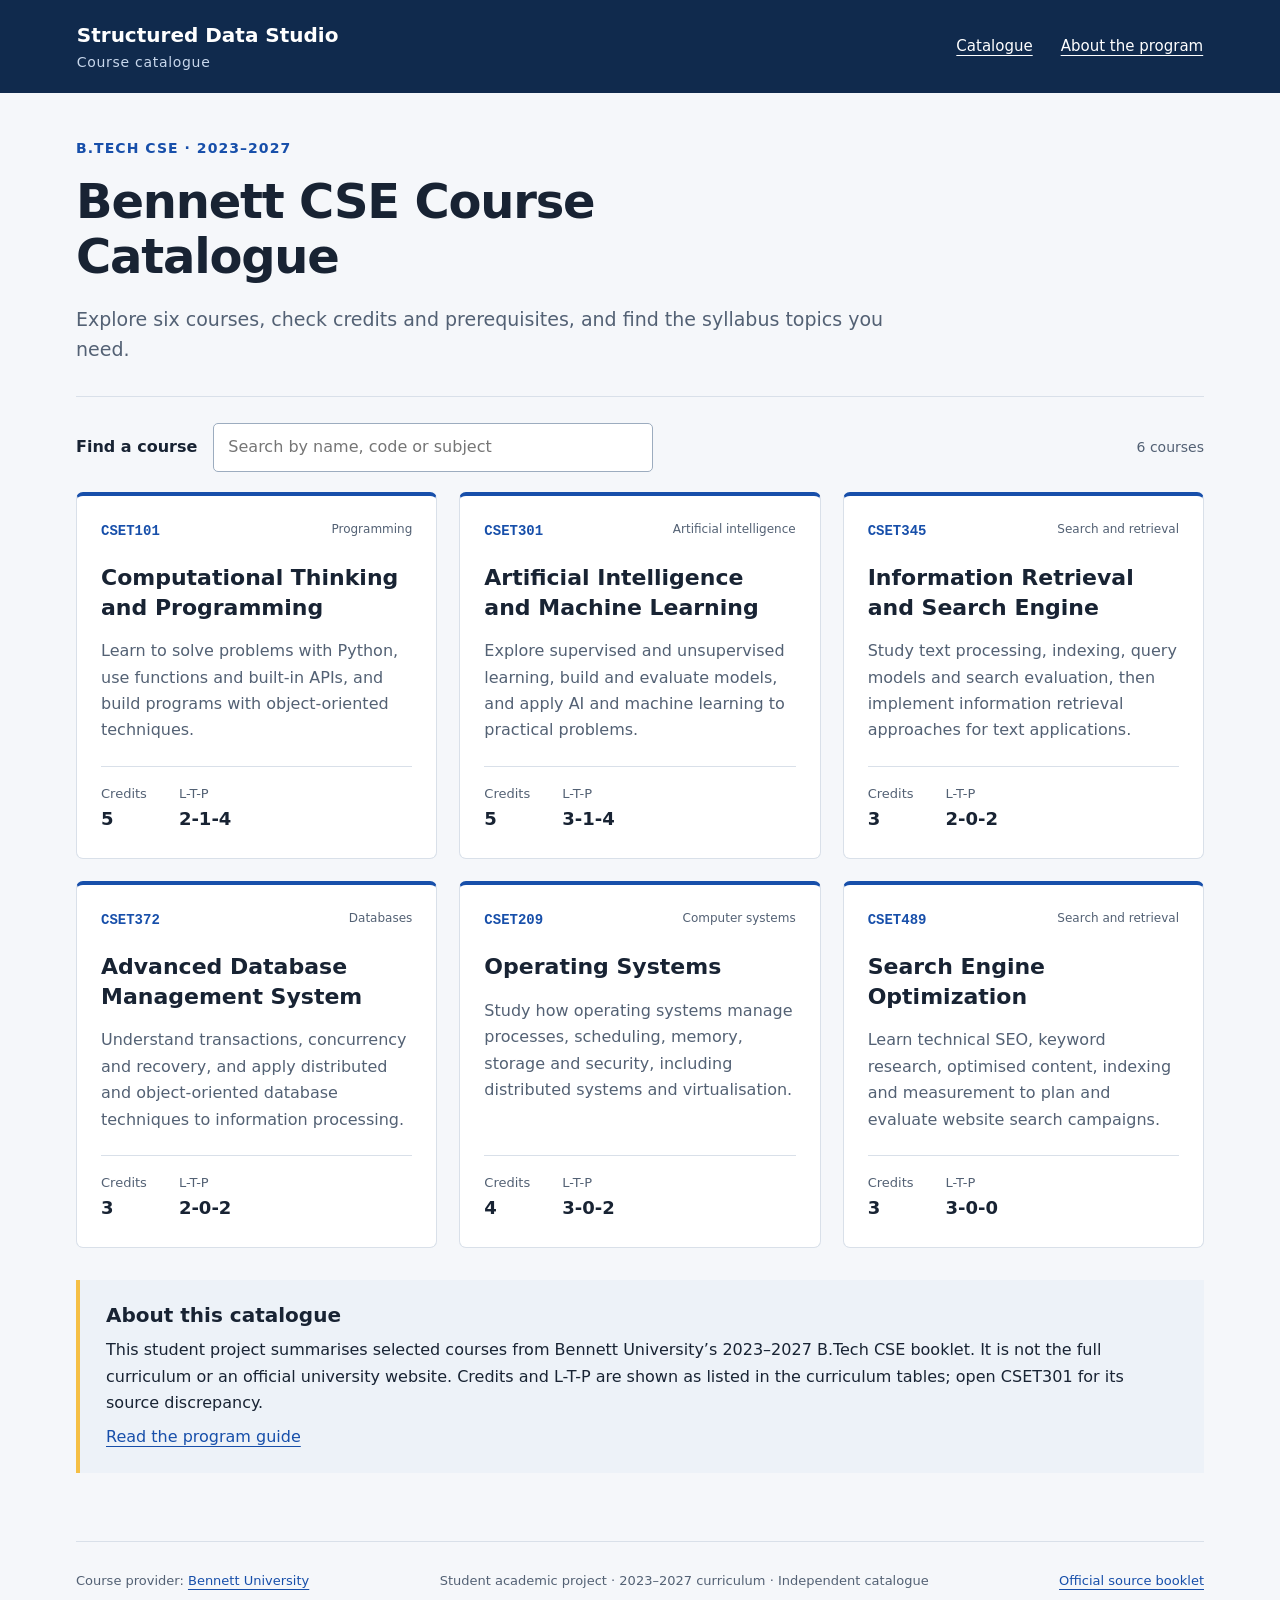
<file: index.html>
<!doctype html><html lang="en"><head><meta charset="utf-8"><meta name="viewport" content="width=device-width,initial-scale=1"><title>Bennett CSE Course Catalogue 2023–2027</title><meta name="description" content="Explore six Bennett B.Tech CSE courses with credits, prerequisites, outcomes and syllabus summaries from the 2023–2027 booklet."><link rel="canonical" href="https://ayushh-aryann.github.io/structured-data-studio/"><meta property="og:title" content="Bennett CSE Course Catalogue 2023–2027"><meta property="og:description" content="Explore six Bennett B.Tech CSE courses with credits, prerequisites, outcomes and syllabus summaries from the 2023–2027 booklet."><meta property="og:type" content="website"><meta property="og:url" content="https://ayushh-aryann.github.io/structured-data-studio/"><link rel="stylesheet" href="assets/styles.css"><link rel="icon" href="assets/favicon.svg" type="image/svg+xml"><script type="application/ld+json">{
  "@context": "https://schema.org",
  "@graph": [
    {
      "@type": "Organization",
      "@id": "https://www.bennett.edu.in/#organization",
      "name": "Bennett University",
      "url": "https://www.bennett.edu.in/"
    },
    {
      "@type": "ItemList",
      "@id": "https://ayushh-aryann.github.io/structured-data-studio/#course-list",
      "name": "Bennett CSE Course Catalogue",
      "itemListElement": [
        {
          "@type": "ListItem",
          "position": 1,
          "url": "https://ayushh-aryann.github.io/structured-data-studio/courses/cset101/"
        },
        {
          "@type": "ListItem",
          "position": 2,
          "url": "https://ayushh-aryann.github.io/structured-data-studio/courses/cset301/"
        },
        {
          "@type": "ListItem",
          "position": 3,
          "url": "https://ayushh-aryann.github.io/structured-data-studio/courses/cset345/"
        },
        {
          "@type": "ListItem",
          "position": 4,
          "url": "https://ayushh-aryann.github.io/structured-data-studio/courses/cset372/"
        },
        {
          "@type": "ListItem",
          "position": 5,
          "url": "https://ayushh-aryann.github.io/structured-data-studio/courses/cset209/"
        },
        {
          "@type": "ListItem",
          "position": 6,
          "url": "https://ayushh-aryann.github.io/structured-data-studio/courses/cset489/"
        }
      ]
    },
    {
      "@type": "Course",
      "@id": "https://ayushh-aryann.github.io/structured-data-studio/courses/cset101/#course",
      "url": "https://ayushh-aryann.github.io/structured-data-studio/courses/cset101/",
      "name": "Computational Thinking and Programming",
      "courseCode": "CSET101",
      "description": "Learn to solve problems with Python, use functions and built-in APIs, and build programs with object-oriented techniques.",
      "numberOfCredits": 5,
      "provider": {
        "@id": "https://www.bennett.edu.in/#organization"
      }
    },
    {
      "@type": "Course",
      "@id": "https://ayushh-aryann.github.io/structured-data-studio/courses/cset301/#course",
      "url": "https://ayushh-aryann.github.io/structured-data-studio/courses/cset301/",
      "name": "Artificial Intelligence and Machine Learning",
      "courseCode": "CSET301",
      "description": "Explore supervised and unsupervised learning, build and evaluate models, and apply AI and machine learning to practical problems.",
      "numberOfCredits": 5,
      "provider": {
        "@id": "https://www.bennett.edu.in/#organization"
      }
    },
    {
      "@type": "Course",
      "@id": "https://ayushh-aryann.github.io/structured-data-studio/courses/cset345/#course",
      "url": "https://ayushh-aryann.github.io/structured-data-studio/courses/cset345/",
      "name": "Information Retrieval and Search Engine",
      "courseCode": "CSET345",
      "description": "Study text processing, indexing, query models and search evaluation, then implement information retrieval approaches for text applications.",
      "numberOfCredits": 3,
      "provider": {
        "@id": "https://www.bennett.edu.in/#organization"
      }
    },
    {
      "@type": "Course",
      "@id": "https://ayushh-aryann.github.io/structured-data-studio/courses/cset372/#course",
      "url": "https://ayushh-aryann.github.io/structured-data-studio/courses/cset372/",
      "name": "Advanced Database Management System",
      "courseCode": "CSET372",
      "description": "Understand transactions, concurrency and recovery, and apply distributed and object-oriented database techniques to information processing.",
      "numberOfCredits": 3,
      "provider": {
        "@id": "https://www.bennett.edu.in/#organization"
      }
    },
    {
      "@type": "Course",
      "@id": "https://ayushh-aryann.github.io/structured-data-studio/courses/cset209/#course",
      "url": "https://ayushh-aryann.github.io/structured-data-studio/courses/cset209/",
      "name": "Operating Systems",
      "courseCode": "CSET209",
      "description": "Study how operating systems manage processes, scheduling, memory, storage and security, including distributed systems and virtualisation.",
      "numberOfCredits": 4,
      "provider": {
        "@id": "https://www.bennett.edu.in/#organization"
      }
    },
    {
      "@type": "Course",
      "@id": "https://ayushh-aryann.github.io/structured-data-studio/courses/cset489/#course",
      "url": "https://ayushh-aryann.github.io/structured-data-studio/courses/cset489/",
      "name": "Search Engine Optimization",
      "courseCode": "CSET489",
      "description": "Learn technical SEO, keyword research, optimised content, indexing and measurement to plan and evaluate website search campaigns.",
      "numberOfCredits": 3,
      "provider": {
        "@id": "https://www.bennett.edu.in/#organization"
      }
    }
  ]
}</script></head><body><a class="skip" href="#main">Skip to content</a><header><a class="brand" href="index.html">Structured Data Studio<span>Course catalogue</span></a><nav aria-label="Main navigation"><a href="index.html">Catalogue</a><a href="about/">About the program</a></nav></header><main id="main"><section class="intro"><p class="eyebrow">B.Tech CSE · 2023–2027</p><h1>Bennett CSE Course Catalogue</h1><p class="lead">Explore six courses, check credits and prerequisites, and find the syllabus topics you need.</p><div class="catalogue-controls"><label for="course-search">Find a course</label><input id="course-search" type="search" placeholder="Search by name, code or subject"><p id="results-count" role="status">6 courses</p></div></section><section class="course-grid" aria-label="Courses"><article class="course-card" data-search="CSET101 Computational Thinking and Programming Programming"><div class="card-top"><span class="course-code">CSET101</span><span class="category">Programming</span></div><h2><a href="courses/cset101/">Computational Thinking and Programming</a></h2><p>Learn to solve problems with Python, use functions and built-in APIs, and build programs with object-oriented techniques.</p><dl class="card-facts"><div><dt>Credits</dt><dd>5</dd></div><div><dt>L-T-P</dt><dd>2-1-4</dd></div></dl></article><article class="course-card" data-search="CSET301 Artificial Intelligence and Machine Learning Artificial intelligence"><div class="card-top"><span class="course-code">CSET301</span><span class="category">Artificial intelligence</span></div><h2><a href="courses/cset301/">Artificial Intelligence and Machine Learning</a></h2><p>Explore supervised and unsupervised learning, build and evaluate models, and apply AI and machine learning to practical problems.</p><dl class="card-facts"><div><dt>Credits</dt><dd>5</dd></div><div><dt>L-T-P</dt><dd>3-1-4</dd></div></dl></article><article class="course-card" data-search="CSET345 Information Retrieval and Search Engine Search and retrieval"><div class="card-top"><span class="course-code">CSET345</span><span class="category">Search and retrieval</span></div><h2><a href="courses/cset345/">Information Retrieval and Search Engine</a></h2><p>Study text processing, indexing, query models and search evaluation, then implement information retrieval approaches for text applications.</p><dl class="card-facts"><div><dt>Credits</dt><dd>3</dd></div><div><dt>L-T-P</dt><dd>2-0-2</dd></div></dl></article><article class="course-card" data-search="CSET372 Advanced Database Management System Databases"><div class="card-top"><span class="course-code">CSET372</span><span class="category">Databases</span></div><h2><a href="courses/cset372/">Advanced Database Management System</a></h2><p>Understand transactions, concurrency and recovery, and apply distributed and object-oriented database techniques to information processing.</p><dl class="card-facts"><div><dt>Credits</dt><dd>3</dd></div><div><dt>L-T-P</dt><dd>2-0-2</dd></div></dl></article><article class="course-card" data-search="CSET209 Operating Systems Computer systems"><div class="card-top"><span class="course-code">CSET209</span><span class="category">Computer systems</span></div><h2><a href="courses/cset209/">Operating Systems</a></h2><p>Study how operating systems manage processes, scheduling, memory, storage and security, including distributed systems and virtualisation.</p><dl class="card-facts"><div><dt>Credits</dt><dd>4</dd></div><div><dt>L-T-P</dt><dd>3-0-2</dd></div></dl></article><article class="course-card" data-search="CSET489 Search Engine Optimization Search and retrieval"><div class="card-top"><span class="course-code">CSET489</span><span class="category">Search and retrieval</span></div><h2><a href="courses/cset489/">Search Engine Optimization</a></h2><p>Learn technical SEO, keyword research, optimised content, indexing and measurement to plan and evaluate website search campaigns.</p><dl class="card-facts"><div><dt>Credits</dt><dd>3</dd></div><div><dt>L-T-P</dt><dd>3-0-0</dd></div></dl></article></section><p id="no-results" hidden>No courses match your search. Try a course code or subject.</p><aside class="source-note"><h2>About this catalogue</h2><p>This student project summarises selected courses from Bennett University’s 2023–2027 B.Tech CSE booklet. It is not the full curriculum or an official university website. Credits and L-T-P are shown as listed in the curriculum tables; open CSET301 for its source discrepancy.</p><a href="about/">Read the program guide</a></aside></main><footer><p>Course provider: <a href="https://www.bennett.edu.in/">Bennett University</a></p><p>Student academic project · 2023–2027 curriculum · Independent catalogue</p><p><a href="https://www.bennett.edu.in/wp-content/uploads/2025/03/BTech-CSE-2023-27-Booklet.pdf">Official source booklet</a></p></footer><script src="assets/catalogue.js" defer></script></body></html>
</file>
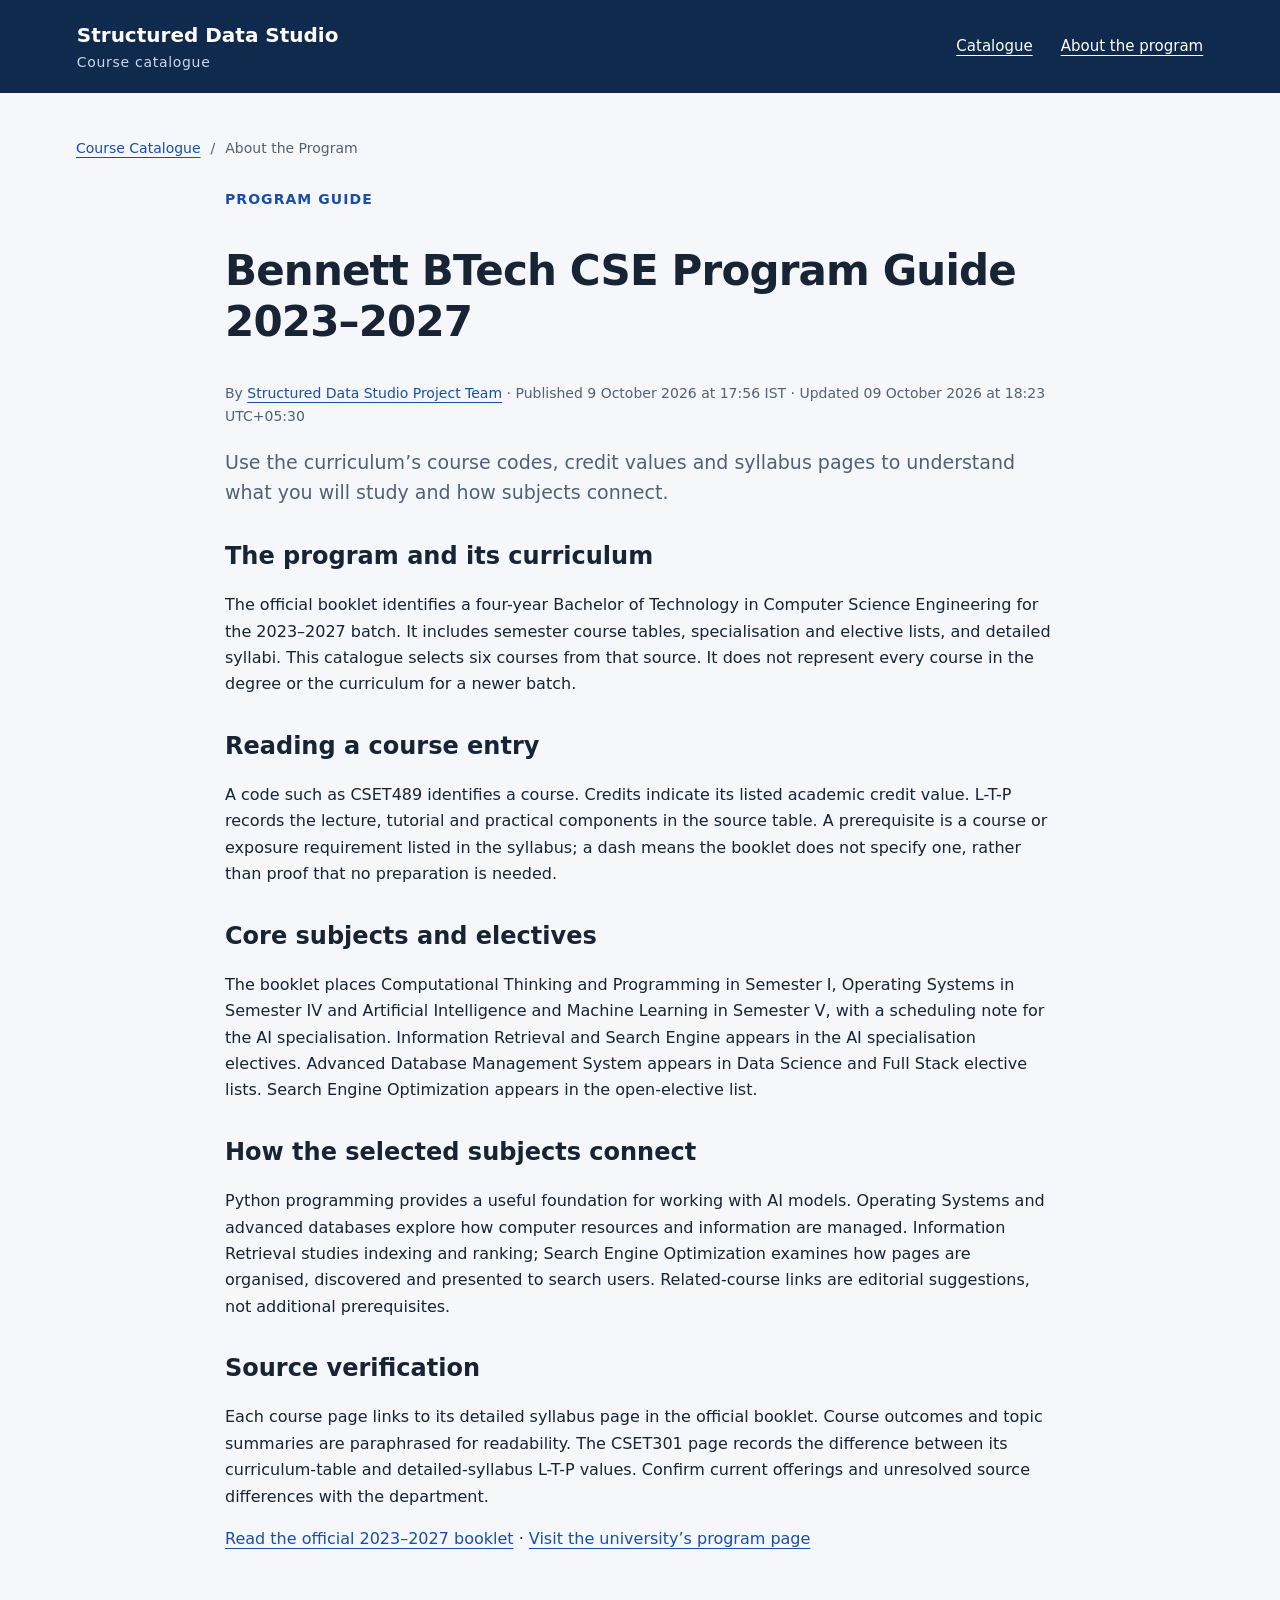
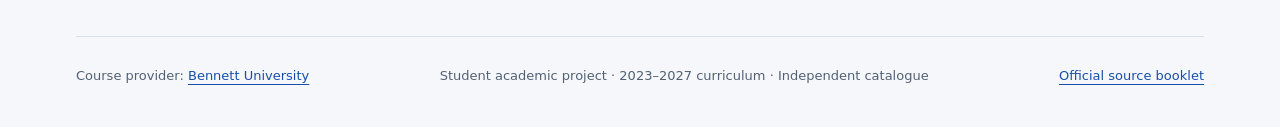
<file: about/index.html>
<!doctype html><html lang="en"><head><meta charset="utf-8"><meta name="viewport" content="width=device-width,initial-scale=1"><title>Bennett BTech CSE Program Guide 2023–2027</title><meta name="description" content="A guide to reading Bennett University’s 2023–2027 B.Tech CSE curriculum, course codes, credits, electives and selected course pages."><link rel="canonical" href="https://ayushh-aryann.github.io/structured-data-studio/about/"><meta property="og:title" content="Bennett BTech CSE Program Guide 2023–2027"><meta property="og:description" content="A guide to reading Bennett University’s 2023–2027 B.Tech CSE curriculum, course codes, credits, electives and selected course pages."><meta property="og:type" content="website"><meta property="og:url" content="https://ayushh-aryann.github.io/structured-data-studio/about/"><link rel="stylesheet" href="../assets/styles.css"><link rel="icon" href="../assets/favicon.svg" type="image/svg+xml"><script type="application/ld+json">{
  "@context": "https://schema.org",
  "@graph": [
    {
      "@type": "Organization",
      "@id": "https://www.bennett.edu.in/#organization",
      "name": "Bennett University",
      "url": "https://www.bennett.edu.in/"
    },
    {
      "@type": "Article",
      "@id": "https://ayushh-aryann.github.io/structured-data-studio/about/#article",
      "url": "https://ayushh-aryann.github.io/structured-data-studio/about/",
      "headline": "Bennett BTech CSE Program Guide 2023–2027",
      "description": "A guide to reading Bennett University’s 2023–2027 B.Tech CSE curriculum, course codes, credits, electives and selected course pages.",
      "datePublished": "2026-10-09T17:56:03+05:30",
      "dateModified": "2026-10-09T18:23:00+05:30",
      "author": {
        "@type": "Organization",
        "name": "Structured Data Studio Project Team",
        "url": "https://ayushh-aryann.github.io/structured-data-studio/about/#project-team"
      },
      "about": {
        "@id": "https://www.bennett.edu.in/#organization"
      },
      "mainEntityOfPage": "https://ayushh-aryann.github.io/structured-data-studio/about/"
    },
    {
      "@type": "BreadcrumbList",
      "@id": "https://ayushh-aryann.github.io/structured-data-studio/about/#breadcrumbs",
      "itemListElement": [
        {
          "@type": "ListItem",
          "position": 1,
          "name": "Course Catalogue",
          "item": "https://ayushh-aryann.github.io/structured-data-studio/"
        },
        {
          "@type": "ListItem",
          "position": 2,
          "name": "About the Program",
          "item": "https://ayushh-aryann.github.io/structured-data-studio/about/"
        }
      ]
    }
  ]
}</script></head><body><a class="skip" href="#main">Skip to content</a><header><a class="brand" href="../index.html">Structured Data Studio<span>Course catalogue</span></a><nav aria-label="Main navigation"><a href="../index.html">Catalogue</a><a href="../about/">About the program</a></nav></header><main id="main"><div class="breadcrumb"><a href="../">Course Catalogue</a><span>/</span><span>About the Program</span></div><article class="reading"><p class="eyebrow">Program guide</p><h1>Bennett BTech CSE Program Guide 2023–2027</h1><p class="byline" id="project-team">By <a href="#project-team">Structured Data Studio Project Team</a> · Published <time datetime="2026-10-09T17:56:03+05:30">9 October 2026 at 17:56 IST</time> · Updated <time datetime="2026-10-09T18:23:00+05:30">09 October 2026 at 18:23 UTC+05:30</time></p><p class="lead">Use the curriculum’s course codes, credit values and syllabus pages to understand what you will study and how subjects connect.</p><h2>The program and its curriculum</h2><p>The official booklet identifies a four-year Bachelor of Technology in Computer Science Engineering for the 2023–2027 batch. It includes semester course tables, specialisation and elective lists, and detailed syllabi. This catalogue selects six courses from that source. It does not represent every course in the degree or the curriculum for a newer batch.</p><h2>Reading a course entry</h2><p>A code such as CSET489 identifies a course. Credits indicate its listed academic credit value. L-T-P records the lecture, tutorial and practical components in the source table. A prerequisite is a course or exposure requirement listed in the syllabus; a dash means the booklet does not specify one, rather than proof that no preparation is needed.</p><h2>Core subjects and electives</h2><p>The booklet places Computational Thinking and Programming in Semester I, Operating Systems in Semester IV and Artificial Intelligence and Machine Learning in Semester V, with a scheduling note for the AI specialisation. Information Retrieval and Search Engine appears in the AI specialisation electives. Advanced Database Management System appears in Data Science and Full Stack elective lists. Search Engine Optimization appears in the open-elective list.</p><h2>How the selected subjects connect</h2><p>Python programming provides a useful foundation for working with AI models. Operating Systems and advanced databases explore how computer resources and information are managed. Information Retrieval studies indexing and ranking; Search Engine Optimization examines how pages are organised, discovered and presented to search users. Related-course links are editorial suggestions, not additional prerequisites.</p><h2>Source verification</h2><p>Each course page links to its detailed syllabus page in the official booklet. Course outcomes and topic summaries are paraphrased for readability. The CSET301 page records the difference between its curriculum-table and detailed-syllabus L-T-P values. Confirm current offerings and unresolved source differences with the department.</p><p><a href="https://www.bennett.edu.in/wp-content/uploads/2025/03/BTech-CSE-2023-27-Booklet.pdf">Read the official 2023–2027 booklet</a> · <a href="https://www.bennett.edu.in/programs/btech-cse/">Visit the university’s program page</a></p></article></main><footer><p>Course provider: <a href="https://www.bennett.edu.in/">Bennett University</a></p><p>Student academic project · 2023–2027 curriculum · Independent catalogue</p><p><a href="https://www.bennett.edu.in/wp-content/uploads/2025/03/BTech-CSE-2023-27-Booklet.pdf">Official source booklet</a></p></footer><script src="../assets/catalogue.js" defer></script></body></html>
</file>
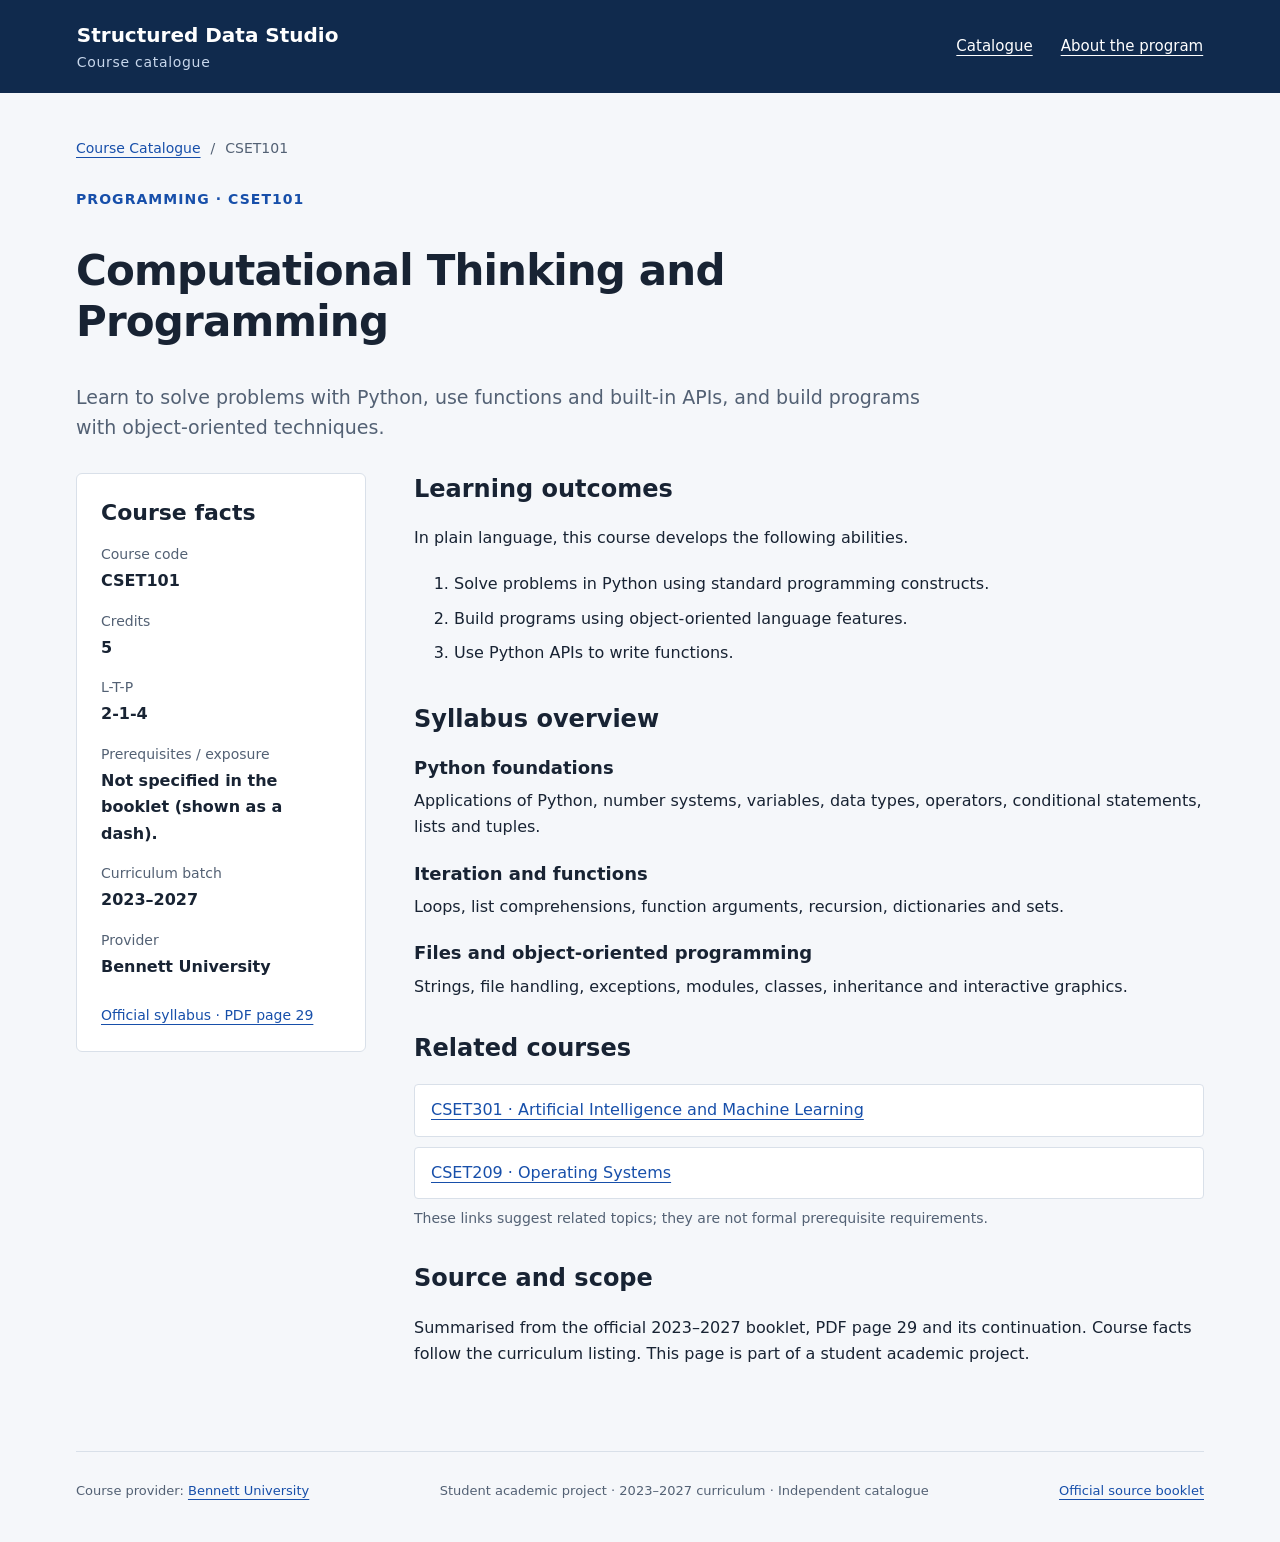
<file: courses/cset101/index.html>
<!doctype html><html lang="en"><head><meta charset="utf-8"><meta name="viewport" content="width=device-width,initial-scale=1"><title>CSET101 Computational Thinking and Programming Syllabus | Bennett CSE</title><meta name="description" content="CSET101: 5 credits, L-T-P 2-1-4. Read prerequisites, learning outcomes and syllabus topics from Bennett’s 2023–2027 booklet."><link rel="canonical" href="https://ayushh-aryann.github.io/structured-data-studio/courses/cset101/"><meta property="og:title" content="CSET101 Computational Thinking and Programming Syllabus | Bennett CSE"><meta property="og:description" content="CSET101: 5 credits, L-T-P 2-1-4. Read prerequisites, learning outcomes and syllabus topics from Bennett’s 2023–2027 booklet."><meta property="og:type" content="website"><meta property="og:url" content="https://ayushh-aryann.github.io/structured-data-studio/courses/cset101/"><link rel="stylesheet" href="../../assets/styles.css"><link rel="icon" href="../../assets/favicon.svg" type="image/svg+xml"><script type="application/ld+json">{
  "@context": "https://schema.org",
  "@graph": [
    {
      "@type": "Organization",
      "@id": "https://www.bennett.edu.in/#organization",
      "name": "Bennett University",
      "url": "https://www.bennett.edu.in/"
    },
    {
      "@type": "Course",
      "@id": "https://ayushh-aryann.github.io/structured-data-studio/courses/cset101/#course",
      "url": "https://ayushh-aryann.github.io/structured-data-studio/courses/cset101/",
      "name": "Computational Thinking and Programming",
      "courseCode": "CSET101",
      "description": "Learn to solve problems with Python, use functions and built-in APIs, and build programs with object-oriented techniques.",
      "numberOfCredits": 5,
      "provider": {
        "@id": "https://www.bennett.edu.in/#organization"
      },
      "teaches": [
        "Solve problems in Python using standard programming constructs.",
        "Build programs using object-oriented language features.",
        "Use Python APIs to write functions."
      ]
    },
    {
      "@type": "BreadcrumbList",
      "@id": "https://ayushh-aryann.github.io/structured-data-studio/courses/cset101/#breadcrumbs",
      "itemListElement": [
        {
          "@type": "ListItem",
          "position": 1,
          "name": "Course Catalogue",
          "item": "https://ayushh-aryann.github.io/structured-data-studio/"
        },
        {
          "@type": "ListItem",
          "position": 2,
          "name": "CSET101",
          "item": "https://ayushh-aryann.github.io/structured-data-studio/courses/cset101/"
        }
      ]
    }
  ]
}</script></head><body><a class="skip" href="#main">Skip to content</a><header><a class="brand" href="../../index.html">Structured Data Studio<span>Course catalogue</span></a><nav aria-label="Main navigation"><a href="../../index.html">Catalogue</a><a href="../../about/">About the program</a></nav></header><main id="main"><div class="breadcrumb"><a href="../../">Course Catalogue</a><span>/</span><span>CSET101</span></div><article><div class="course-heading"><p class="eyebrow">Programming · CSET101</p><h1>Computational Thinking and Programming</h1><p class="lead">Learn to solve problems with Python, use functions and built-in APIs, and build programs with object-oriented techniques.</p></div><div class="course-layout"><aside class="facts"><h2>Course facts</h2><dl><dt>Course code</dt><dd>CSET101</dd><dt>Credits</dt><dd>5</dd><dt>L-T-P</dt><dd>2-1-4</dd><dt>Prerequisites / exposure</dt><dd>Not specified in the booklet (shown as a dash).</dd><dt>Curriculum batch</dt><dd>2023–2027</dd><dt>Provider</dt><dd>Bennett University</dd></dl><a href="https://www.bennett.edu.in/wp-content/uploads/2025/03/BTech-CSE-2023-27-Booklet.pdf#page=29">Official syllabus · PDF page 29</a></aside><div class="course-content"><h2>Learning outcomes</h2><p>In plain language, this course develops the following abilities.</p><ol><li>Solve problems in Python using standard programming constructs.</li><li>Build programs using object-oriented language features.</li><li>Use Python APIs to write functions.</li></ol><h2>Syllabus overview</h2><section><h3>Python foundations</h3><p>Applications of Python, number systems, variables, data types, operators, conditional statements, lists and tuples.</p></section><section><h3>Iteration and functions</h3><p>Loops, list comprehensions, function arguments, recursion, dictionaries and sets.</p></section><section><h3>Files and object-oriented programming</h3><p>Strings, file handling, exceptions, modules, classes, inheritance and interactive graphics.</p></section><h2>Related courses</h2><div class="related"><a class="related-link" href="../cset301/">CSET301 · Artificial Intelligence and Machine Learning</a><a class="related-link" href="../cset209/">CSET209 · Operating Systems</a></div><p class="small">These links suggest related topics; they are not formal prerequisite requirements.</p><h2>Source and scope</h2><p>Summarised from the official 2023–2027 booklet, PDF page 29 and its continuation. Course facts follow the curriculum listing. This page is part of a student academic project.</p></div></div></article></main><footer><p>Course provider: <a href="https://www.bennett.edu.in/">Bennett University</a></p><p>Student academic project · 2023–2027 curriculum · Independent catalogue</p><p><a href="https://www.bennett.edu.in/wp-content/uploads/2025/03/BTech-CSE-2023-27-Booklet.pdf">Official source booklet</a></p></footer><script src="../../assets/catalogue.js" defer></script></body></html>
</file>
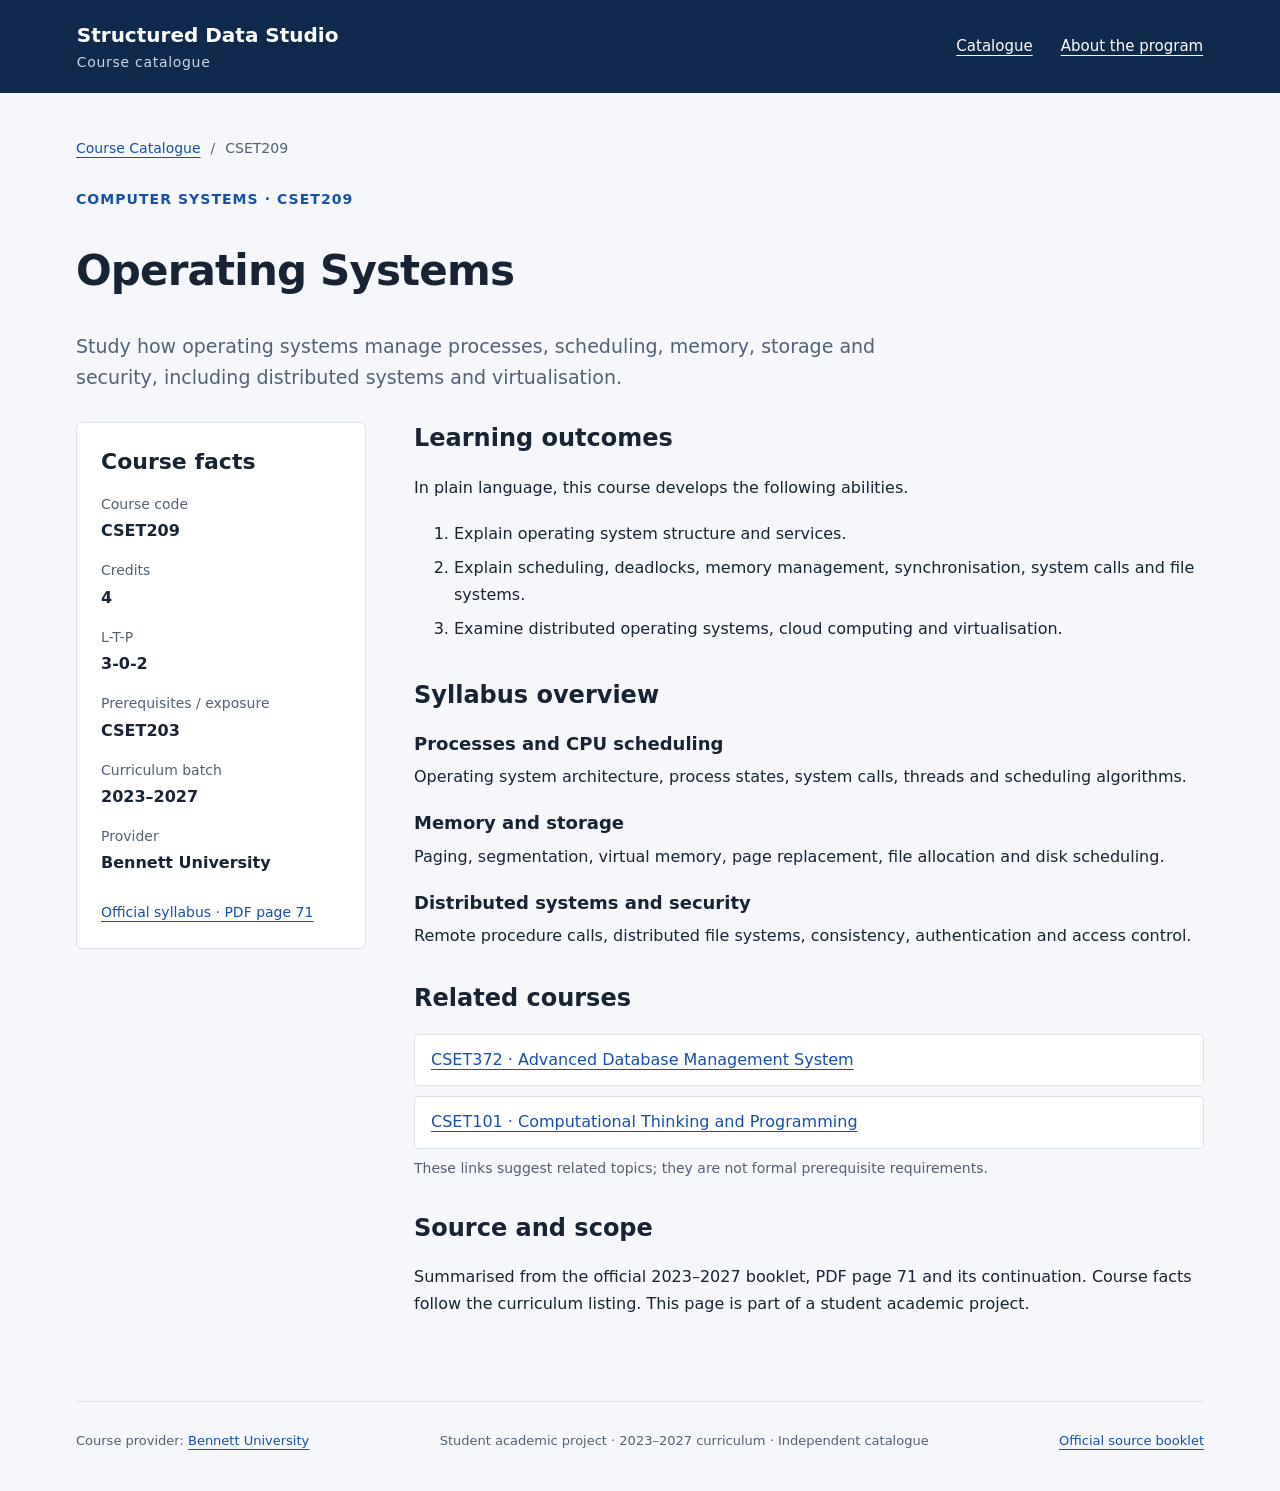
<file: courses/cset209/index.html>
<!doctype html><html lang="en"><head><meta charset="utf-8"><meta name="viewport" content="width=device-width,initial-scale=1"><title>CSET209 Operating Systems Syllabus | Bennett CSE</title><meta name="description" content="CSET209: 4 credits, L-T-P 3-0-2. Read prerequisites, learning outcomes and syllabus topics from Bennett’s 2023–2027 booklet."><link rel="canonical" href="https://ayushh-aryann.github.io/structured-data-studio/courses/cset209/"><meta property="og:title" content="CSET209 Operating Systems Syllabus | Bennett CSE"><meta property="og:description" content="CSET209: 4 credits, L-T-P 3-0-2. Read prerequisites, learning outcomes and syllabus topics from Bennett’s 2023–2027 booklet."><meta property="og:type" content="website"><meta property="og:url" content="https://ayushh-aryann.github.io/structured-data-studio/courses/cset209/"><link rel="stylesheet" href="../../assets/styles.css"><link rel="icon" href="../../assets/favicon.svg" type="image/svg+xml"><script type="application/ld+json">{
  "@context": "https://schema.org",
  "@graph": [
    {
      "@type": "Organization",
      "@id": "https://www.bennett.edu.in/#organization",
      "name": "Bennett University",
      "url": "https://www.bennett.edu.in/"
    },
    {
      "@type": "Course",
      "@id": "https://ayushh-aryann.github.io/structured-data-studio/courses/cset209/#course",
      "url": "https://ayushh-aryann.github.io/structured-data-studio/courses/cset209/",
      "name": "Operating Systems",
      "courseCode": "CSET209",
      "description": "Study how operating systems manage processes, scheduling, memory, storage and security, including distributed systems and virtualisation.",
      "numberOfCredits": 4,
      "provider": {
        "@id": "https://www.bennett.edu.in/#organization"
      },
      "teaches": [
        "Explain operating system structure and services.",
        "Explain scheduling, deadlocks, memory management, synchronisation, system calls and file systems.",
        "Examine distributed operating systems, cloud computing and virtualisation."
      ],
      "coursePrerequisites": "CSET203"
    },
    {
      "@type": "BreadcrumbList",
      "@id": "https://ayushh-aryann.github.io/structured-data-studio/courses/cset209/#breadcrumbs",
      "itemListElement": [
        {
          "@type": "ListItem",
          "position": 1,
          "name": "Course Catalogue",
          "item": "https://ayushh-aryann.github.io/structured-data-studio/"
        },
        {
          "@type": "ListItem",
          "position": 2,
          "name": "CSET209",
          "item": "https://ayushh-aryann.github.io/structured-data-studio/courses/cset209/"
        }
      ]
    }
  ]
}</script></head><body><a class="skip" href="#main">Skip to content</a><header><a class="brand" href="../../index.html">Structured Data Studio<span>Course catalogue</span></a><nav aria-label="Main navigation"><a href="../../index.html">Catalogue</a><a href="../../about/">About the program</a></nav></header><main id="main"><div class="breadcrumb"><a href="../../">Course Catalogue</a><span>/</span><span>CSET209</span></div><article><div class="course-heading"><p class="eyebrow">Computer systems · CSET209</p><h1>Operating Systems</h1><p class="lead">Study how operating systems manage processes, scheduling, memory, storage and security, including distributed systems and virtualisation.</p></div><div class="course-layout"><aside class="facts"><h2>Course facts</h2><dl><dt>Course code</dt><dd>CSET209</dd><dt>Credits</dt><dd>4</dd><dt>L-T-P</dt><dd>3-0-2</dd><dt>Prerequisites / exposure</dt><dd>CSET203</dd><dt>Curriculum batch</dt><dd>2023–2027</dd><dt>Provider</dt><dd>Bennett University</dd></dl><a href="https://www.bennett.edu.in/wp-content/uploads/2025/03/BTech-CSE-2023-27-Booklet.pdf#page=71">Official syllabus · PDF page 71</a></aside><div class="course-content"><h2>Learning outcomes</h2><p>In plain language, this course develops the following abilities.</p><ol><li>Explain operating system structure and services.</li><li>Explain scheduling, deadlocks, memory management, synchronisation, system calls and file systems.</li><li>Examine distributed operating systems, cloud computing and virtualisation.</li></ol><h2>Syllabus overview</h2><section><h3>Processes and CPU scheduling</h3><p>Operating system architecture, process states, system calls, threads and scheduling algorithms.</p></section><section><h3>Memory and storage</h3><p>Paging, segmentation, virtual memory, page replacement, file allocation and disk scheduling.</p></section><section><h3>Distributed systems and security</h3><p>Remote procedure calls, distributed file systems, consistency, authentication and access control.</p></section><h2>Related courses</h2><div class="related"><a class="related-link" href="../cset372/">CSET372 · Advanced Database Management System</a><a class="related-link" href="../cset101/">CSET101 · Computational Thinking and Programming</a></div><p class="small">These links suggest related topics; they are not formal prerequisite requirements.</p><h2>Source and scope</h2><p>Summarised from the official 2023–2027 booklet, PDF page 71 and its continuation. Course facts follow the curriculum listing. This page is part of a student academic project.</p></div></div></article></main><footer><p>Course provider: <a href="https://www.bennett.edu.in/">Bennett University</a></p><p>Student academic project · 2023–2027 curriculum · Independent catalogue</p><p><a href="https://www.bennett.edu.in/wp-content/uploads/2025/03/BTech-CSE-2023-27-Booklet.pdf">Official source booklet</a></p></footer><script src="../../assets/catalogue.js" defer></script></body></html>
</file>
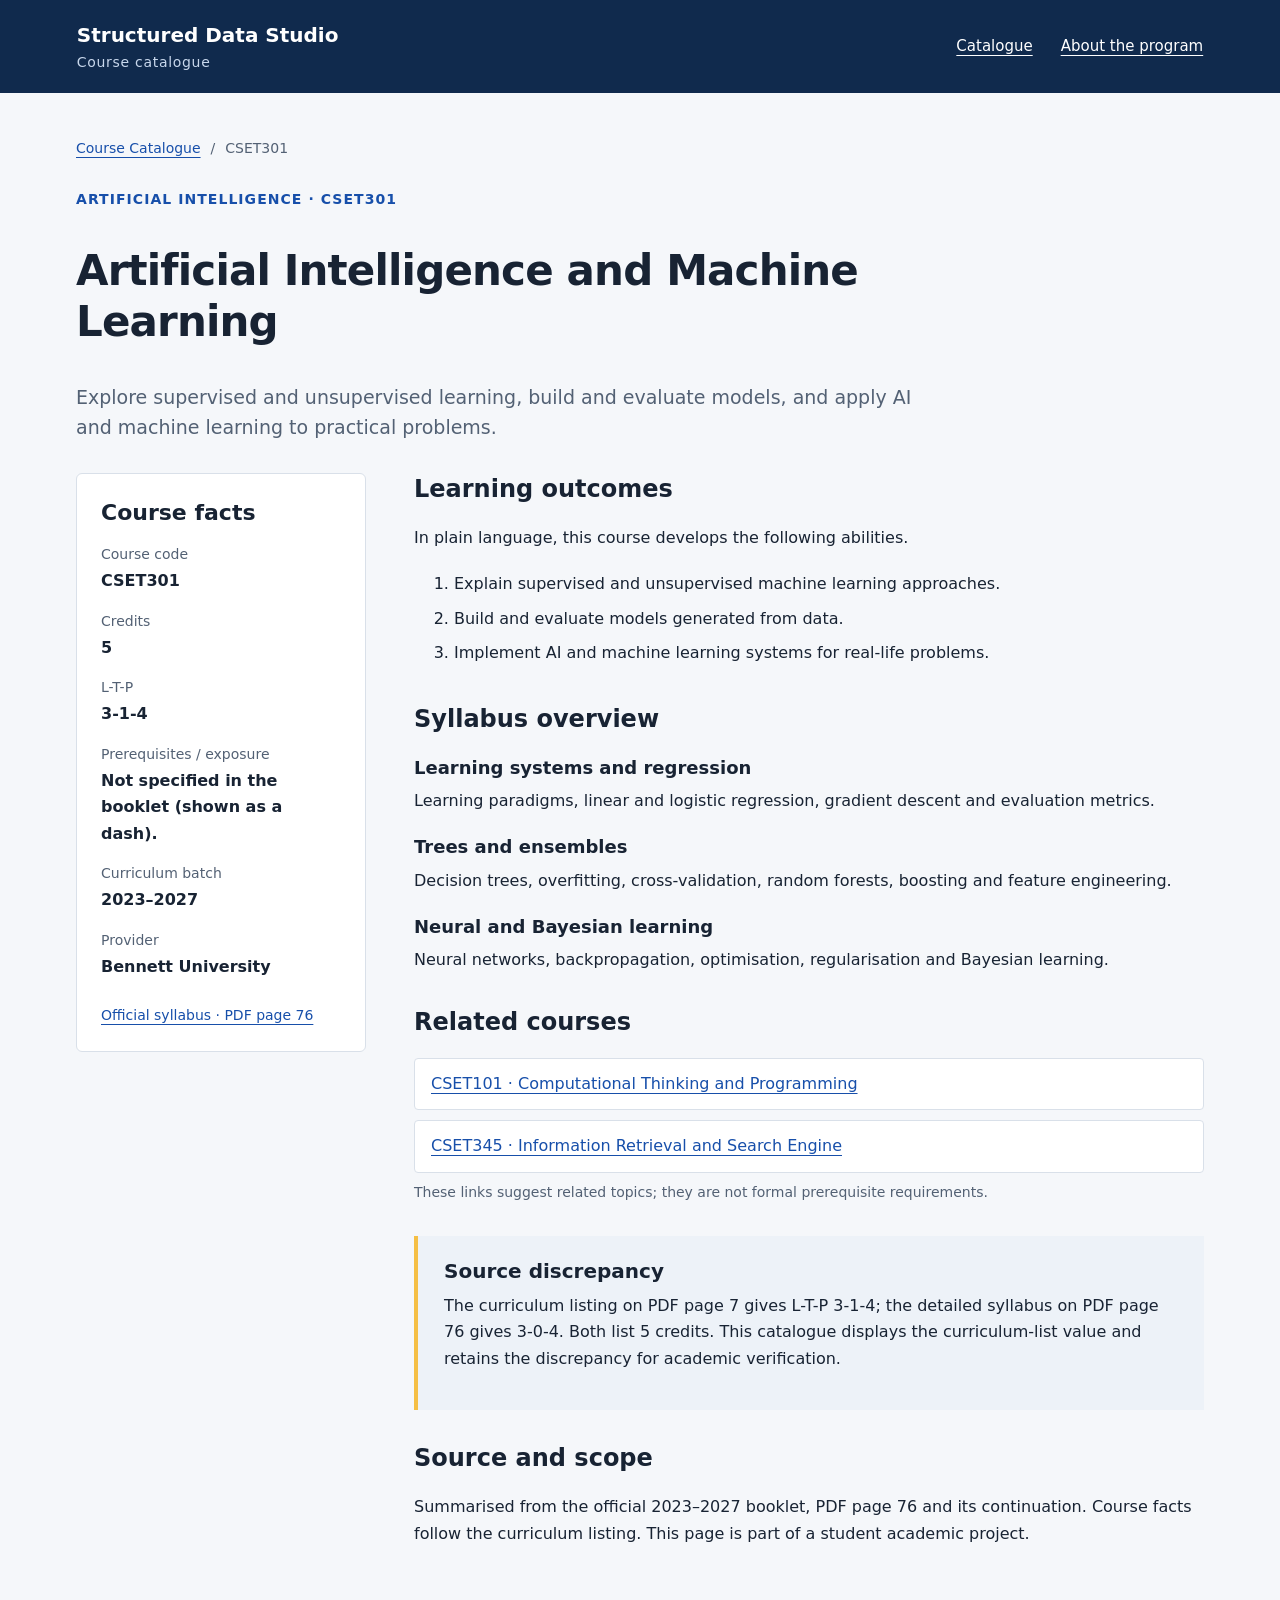
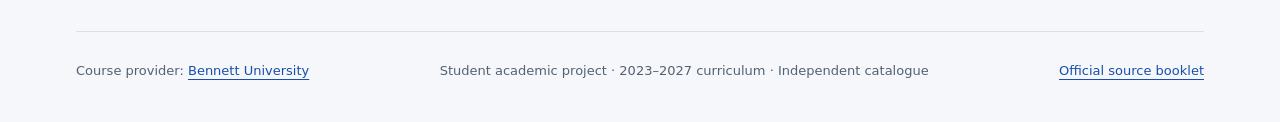
<file: courses/cset301/index.html>
<!doctype html><html lang="en"><head><meta charset="utf-8"><meta name="viewport" content="width=device-width,initial-scale=1"><title>CSET301 Artificial Intelligence and Machine Learning Syllabus | Bennett CSE</title><meta name="description" content="CSET301: 5 credits, L-T-P 3-1-4. Read prerequisites, learning outcomes and syllabus topics from Bennett’s 2023–2027 booklet."><link rel="canonical" href="https://ayushh-aryann.github.io/structured-data-studio/courses/cset301/"><meta property="og:title" content="CSET301 Artificial Intelligence and Machine Learning Syllabus | Bennett CSE"><meta property="og:description" content="CSET301: 5 credits, L-T-P 3-1-4. Read prerequisites, learning outcomes and syllabus topics from Bennett’s 2023–2027 booklet."><meta property="og:type" content="website"><meta property="og:url" content="https://ayushh-aryann.github.io/structured-data-studio/courses/cset301/"><link rel="stylesheet" href="../../assets/styles.css"><link rel="icon" href="../../assets/favicon.svg" type="image/svg+xml"><script type="application/ld+json">{
  "@context": "https://schema.org",
  "@graph": [
    {
      "@type": "Organization",
      "@id": "https://www.bennett.edu.in/#organization",
      "name": "Bennett University",
      "url": "https://www.bennett.edu.in/"
    },
    {
      "@type": "Course",
      "@id": "https://ayushh-aryann.github.io/structured-data-studio/courses/cset301/#course",
      "url": "https://ayushh-aryann.github.io/structured-data-studio/courses/cset301/",
      "name": "Artificial Intelligence and Machine Learning",
      "courseCode": "CSET301",
      "description": "Explore supervised and unsupervised learning, build and evaluate models, and apply AI and machine learning to practical problems.",
      "numberOfCredits": 5,
      "provider": {
        "@id": "https://www.bennett.edu.in/#organization"
      },
      "teaches": [
        "Explain supervised and unsupervised machine learning approaches.",
        "Build and evaluate models generated from data.",
        "Implement AI and machine learning systems for real-life problems."
      ]
    },
    {
      "@type": "BreadcrumbList",
      "@id": "https://ayushh-aryann.github.io/structured-data-studio/courses/cset301/#breadcrumbs",
      "itemListElement": [
        {
          "@type": "ListItem",
          "position": 1,
          "name": "Course Catalogue",
          "item": "https://ayushh-aryann.github.io/structured-data-studio/"
        },
        {
          "@type": "ListItem",
          "position": 2,
          "name": "CSET301",
          "item": "https://ayushh-aryann.github.io/structured-data-studio/courses/cset301/"
        }
      ]
    }
  ]
}</script></head><body><a class="skip" href="#main">Skip to content</a><header><a class="brand" href="../../index.html">Structured Data Studio<span>Course catalogue</span></a><nav aria-label="Main navigation"><a href="../../index.html">Catalogue</a><a href="../../about/">About the program</a></nav></header><main id="main"><div class="breadcrumb"><a href="../../">Course Catalogue</a><span>/</span><span>CSET301</span></div><article><div class="course-heading"><p class="eyebrow">Artificial intelligence · CSET301</p><h1>Artificial Intelligence and Machine Learning</h1><p class="lead">Explore supervised and unsupervised learning, build and evaluate models, and apply AI and machine learning to practical problems.</p></div><div class="course-layout"><aside class="facts"><h2>Course facts</h2><dl><dt>Course code</dt><dd>CSET301</dd><dt>Credits</dt><dd>5</dd><dt>L-T-P</dt><dd>3-1-4</dd><dt>Prerequisites / exposure</dt><dd>Not specified in the booklet (shown as a dash).</dd><dt>Curriculum batch</dt><dd>2023–2027</dd><dt>Provider</dt><dd>Bennett University</dd></dl><a href="https://www.bennett.edu.in/wp-content/uploads/2025/03/BTech-CSE-2023-27-Booklet.pdf#page=76">Official syllabus · PDF page 76</a></aside><div class="course-content"><h2>Learning outcomes</h2><p>In plain language, this course develops the following abilities.</p><ol><li>Explain supervised and unsupervised machine learning approaches.</li><li>Build and evaluate models generated from data.</li><li>Implement AI and machine learning systems for real-life problems.</li></ol><h2>Syllabus overview</h2><section><h3>Learning systems and regression</h3><p>Learning paradigms, linear and logistic regression, gradient descent and evaluation metrics.</p></section><section><h3>Trees and ensembles</h3><p>Decision trees, overfitting, cross-validation, random forests, boosting and feature engineering.</p></section><section><h3>Neural and Bayesian learning</h3><p>Neural networks, backpropagation, optimisation, regularisation and Bayesian learning.</p></section><h2>Related courses</h2><div class="related"><a class="related-link" href="../cset101/">CSET101 · Computational Thinking and Programming</a><a class="related-link" href="../cset345/">CSET345 · Information Retrieval and Search Engine</a></div><p class="small">These links suggest related topics; they are not formal prerequisite requirements.</p><aside class="source-note"><h2>Source discrepancy</h2><p>The curriculum listing on PDF page 7 gives L-T-P 3-1-4; the detailed syllabus on PDF page 76 gives 3-0-4. Both list 5 credits. This catalogue displays the curriculum-list value and retains the discrepancy for academic verification.</p></aside><h2>Source and scope</h2><p>Summarised from the official 2023–2027 booklet, PDF page 76 and its continuation. Course facts follow the curriculum listing. This page is part of a student academic project.</p></div></div></article></main><footer><p>Course provider: <a href="https://www.bennett.edu.in/">Bennett University</a></p><p>Student academic project · 2023–2027 curriculum · Independent catalogue</p><p><a href="https://www.bennett.edu.in/wp-content/uploads/2025/03/BTech-CSE-2023-27-Booklet.pdf">Official source booklet</a></p></footer><script src="../../assets/catalogue.js" defer></script></body></html>
</file>
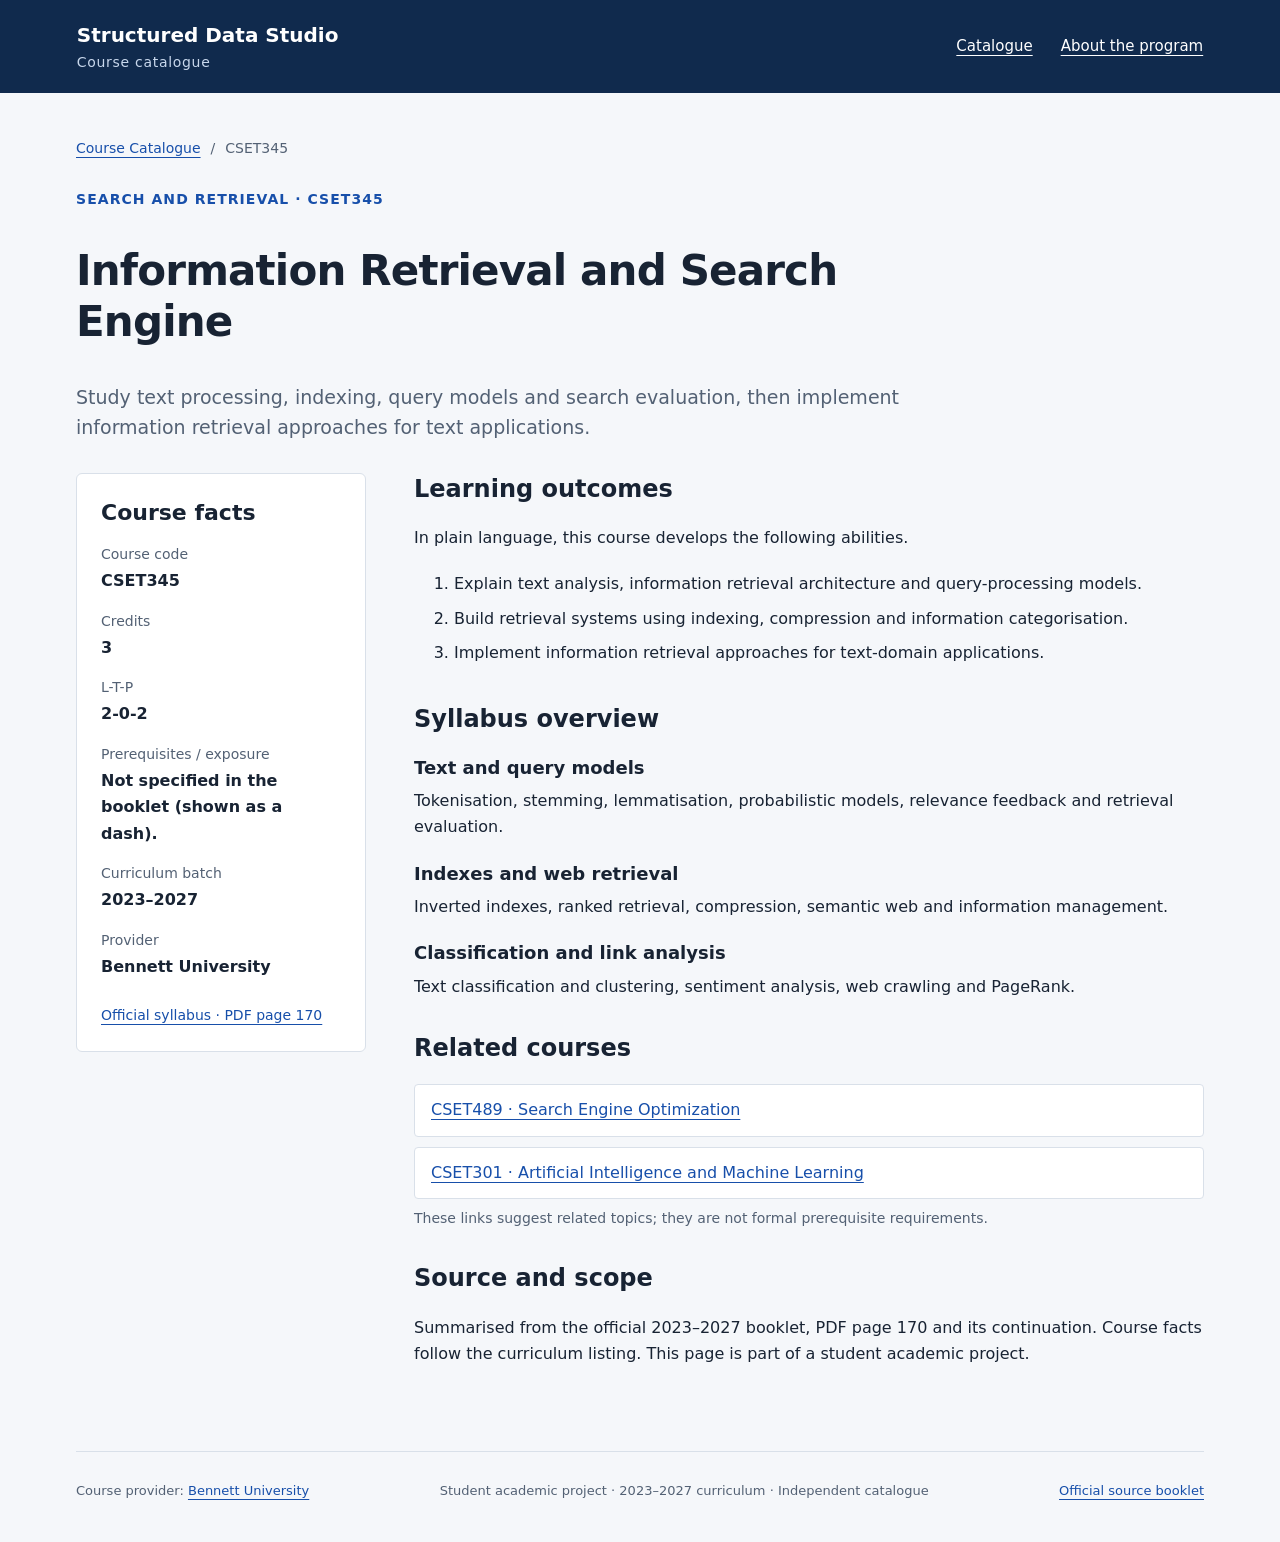
<file: courses/cset345/index.html>
<!doctype html><html lang="en"><head><meta charset="utf-8"><meta name="viewport" content="width=device-width,initial-scale=1"><title>CSET345 Information Retrieval and Search Engine Syllabus | Bennett CSE</title><meta name="description" content="CSET345: 3 credits, L-T-P 2-0-2. Read prerequisites, learning outcomes and syllabus topics from Bennett’s 2023–2027 booklet."><link rel="canonical" href="https://ayushh-aryann.github.io/structured-data-studio/courses/cset345/"><meta property="og:title" content="CSET345 Information Retrieval and Search Engine Syllabus | Bennett CSE"><meta property="og:description" content="CSET345: 3 credits, L-T-P 2-0-2. Read prerequisites, learning outcomes and syllabus topics from Bennett’s 2023–2027 booklet."><meta property="og:type" content="website"><meta property="og:url" content="https://ayushh-aryann.github.io/structured-data-studio/courses/cset345/"><link rel="stylesheet" href="../../assets/styles.css"><link rel="icon" href="../../assets/favicon.svg" type="image/svg+xml"><script type="application/ld+json">{
  "@context": "https://schema.org",
  "@graph": [
    {
      "@type": "Organization",
      "@id": "https://www.bennett.edu.in/#organization",
      "name": "Bennett University",
      "url": "https://www.bennett.edu.in/"
    },
    {
      "@type": "Course",
      "@id": "https://ayushh-aryann.github.io/structured-data-studio/courses/cset345/#course",
      "url": "https://ayushh-aryann.github.io/structured-data-studio/courses/cset345/",
      "name": "Information Retrieval and Search Engine",
      "courseCode": "CSET345",
      "description": "Study text processing, indexing, query models and search evaluation, then implement information retrieval approaches for text applications.",
      "numberOfCredits": 3,
      "provider": {
        "@id": "https://www.bennett.edu.in/#organization"
      },
      "teaches": [
        "Explain text analysis, information retrieval architecture and query-processing models.",
        "Build retrieval systems using indexing, compression and information categorisation.",
        "Implement information retrieval approaches for text-domain applications."
      ]
    },
    {
      "@type": "BreadcrumbList",
      "@id": "https://ayushh-aryann.github.io/structured-data-studio/courses/cset345/#breadcrumbs",
      "itemListElement": [
        {
          "@type": "ListItem",
          "position": 1,
          "name": "Course Catalogue",
          "item": "https://ayushh-aryann.github.io/structured-data-studio/"
        },
        {
          "@type": "ListItem",
          "position": 2,
          "name": "CSET345",
          "item": "https://ayushh-aryann.github.io/structured-data-studio/courses/cset345/"
        }
      ]
    }
  ]
}</script></head><body><a class="skip" href="#main">Skip to content</a><header><a class="brand" href="../../index.html">Structured Data Studio<span>Course catalogue</span></a><nav aria-label="Main navigation"><a href="../../index.html">Catalogue</a><a href="../../about/">About the program</a></nav></header><main id="main"><div class="breadcrumb"><a href="../../">Course Catalogue</a><span>/</span><span>CSET345</span></div><article><div class="course-heading"><p class="eyebrow">Search and retrieval · CSET345</p><h1>Information Retrieval and Search Engine</h1><p class="lead">Study text processing, indexing, query models and search evaluation, then implement information retrieval approaches for text applications.</p></div><div class="course-layout"><aside class="facts"><h2>Course facts</h2><dl><dt>Course code</dt><dd>CSET345</dd><dt>Credits</dt><dd>3</dd><dt>L-T-P</dt><dd>2-0-2</dd><dt>Prerequisites / exposure</dt><dd>Not specified in the booklet (shown as a dash).</dd><dt>Curriculum batch</dt><dd>2023–2027</dd><dt>Provider</dt><dd>Bennett University</dd></dl><a href="https://www.bennett.edu.in/wp-content/uploads/2025/03/BTech-CSE-2023-27-Booklet.pdf#page=170">Official syllabus · PDF page 170</a></aside><div class="course-content"><h2>Learning outcomes</h2><p>In plain language, this course develops the following abilities.</p><ol><li>Explain text analysis, information retrieval architecture and query-processing models.</li><li>Build retrieval systems using indexing, compression and information categorisation.</li><li>Implement information retrieval approaches for text-domain applications.</li></ol><h2>Syllabus overview</h2><section><h3>Text and query models</h3><p>Tokenisation, stemming, lemmatisation, probabilistic models, relevance feedback and retrieval evaluation.</p></section><section><h3>Indexes and web retrieval</h3><p>Inverted indexes, ranked retrieval, compression, semantic web and information management.</p></section><section><h3>Classification and link analysis</h3><p>Text classification and clustering, sentiment analysis, web crawling and PageRank.</p></section><h2>Related courses</h2><div class="related"><a class="related-link" href="../cset489/">CSET489 · Search Engine Optimization</a><a class="related-link" href="../cset301/">CSET301 · Artificial Intelligence and Machine Learning</a></div><p class="small">These links suggest related topics; they are not formal prerequisite requirements.</p><h2>Source and scope</h2><p>Summarised from the official 2023–2027 booklet, PDF page 170 and its continuation. Course facts follow the curriculum listing. This page is part of a student academic project.</p></div></div></article></main><footer><p>Course provider: <a href="https://www.bennett.edu.in/">Bennett University</a></p><p>Student academic project · 2023–2027 curriculum · Independent catalogue</p><p><a href="https://www.bennett.edu.in/wp-content/uploads/2025/03/BTech-CSE-2023-27-Booklet.pdf">Official source booklet</a></p></footer><script src="../../assets/catalogue.js" defer></script></body></html>
</file>
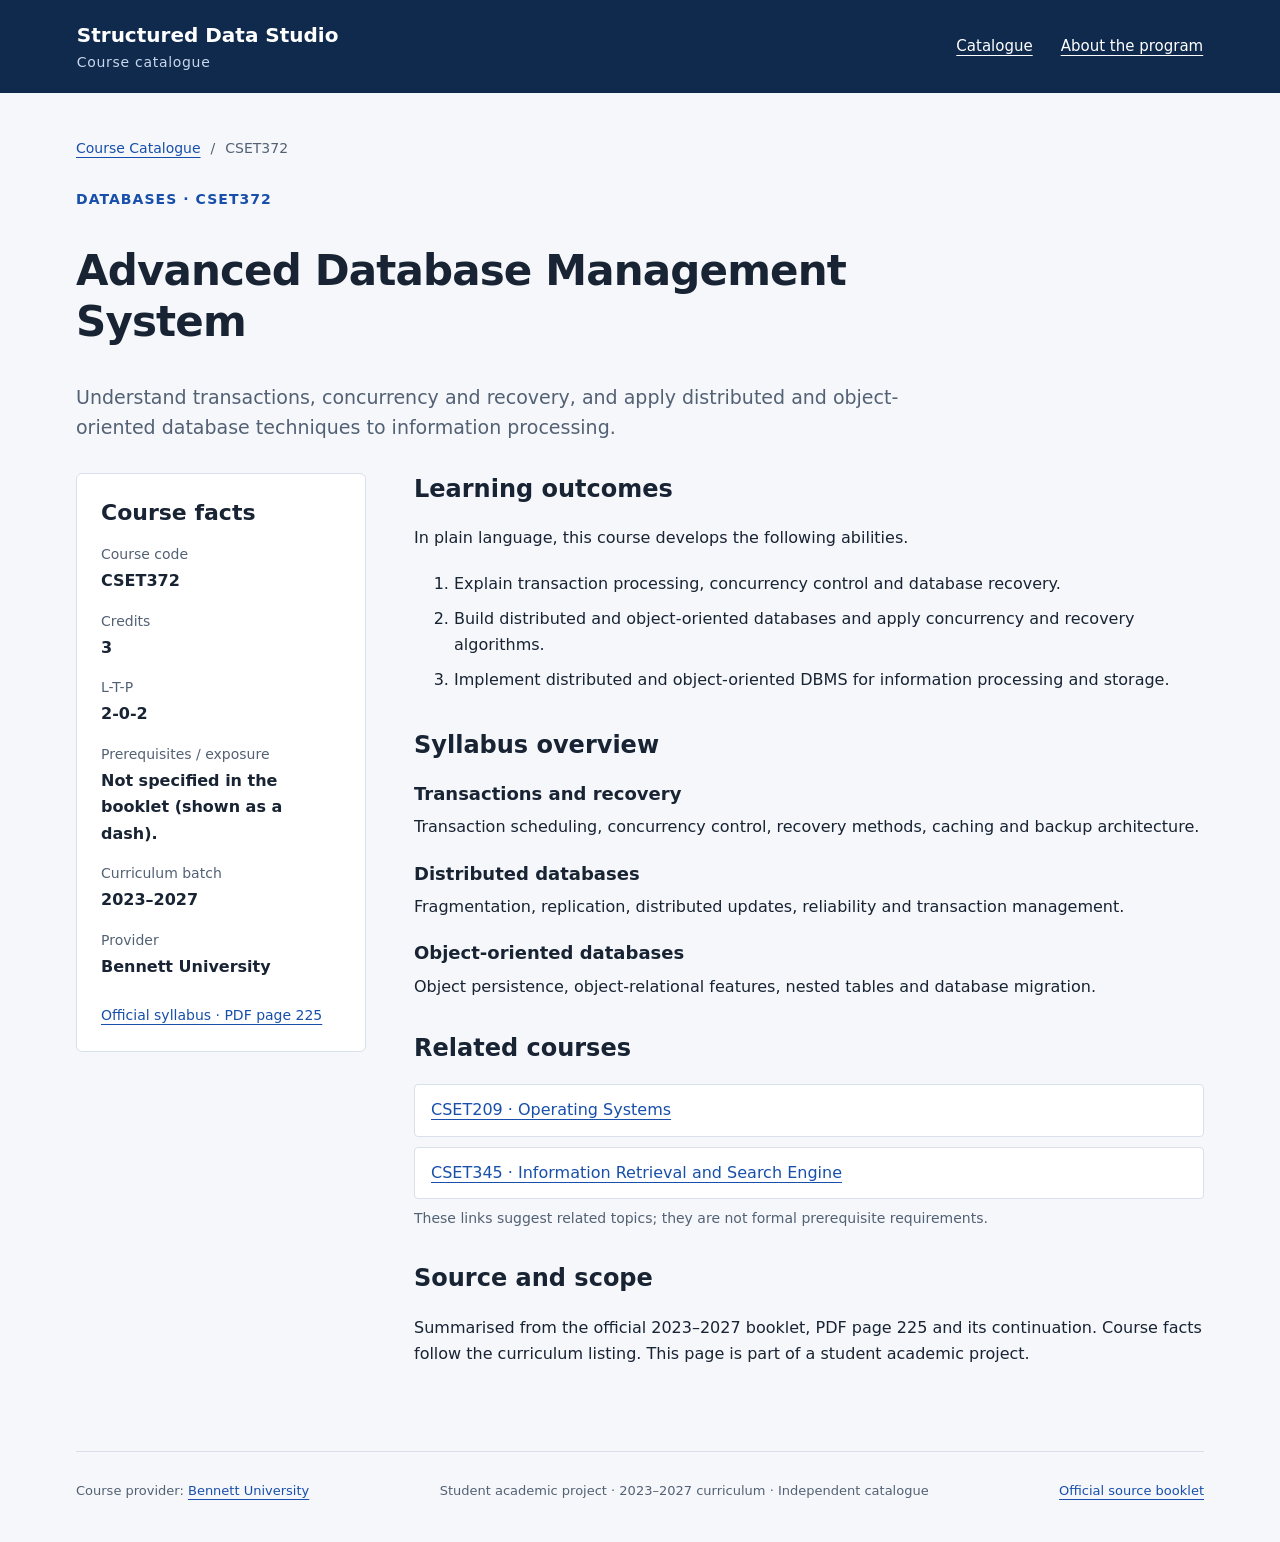
<file: courses/cset372/index.html>
<!doctype html><html lang="en"><head><meta charset="utf-8"><meta name="viewport" content="width=device-width,initial-scale=1"><title>CSET372 Advanced Database Management System Syllabus | Bennett CSE</title><meta name="description" content="CSET372: 3 credits, L-T-P 2-0-2. Read prerequisites, learning outcomes and syllabus topics from Bennett’s 2023–2027 booklet."><link rel="canonical" href="https://ayushh-aryann.github.io/structured-data-studio/courses/cset372/"><meta property="og:title" content="CSET372 Advanced Database Management System Syllabus | Bennett CSE"><meta property="og:description" content="CSET372: 3 credits, L-T-P 2-0-2. Read prerequisites, learning outcomes and syllabus topics from Bennett’s 2023–2027 booklet."><meta property="og:type" content="website"><meta property="og:url" content="https://ayushh-aryann.github.io/structured-data-studio/courses/cset372/"><link rel="stylesheet" href="../../assets/styles.css"><link rel="icon" href="../../assets/favicon.svg" type="image/svg+xml"><script type="application/ld+json">{
  "@context": "https://schema.org",
  "@graph": [
    {
      "@type": "Organization",
      "@id": "https://www.bennett.edu.in/#organization",
      "name": "Bennett University",
      "url": "https://www.bennett.edu.in/"
    },
    {
      "@type": "Course",
      "@id": "https://ayushh-aryann.github.io/structured-data-studio/courses/cset372/#course",
      "url": "https://ayushh-aryann.github.io/structured-data-studio/courses/cset372/",
      "name": "Advanced Database Management System",
      "courseCode": "CSET372",
      "description": "Understand transactions, concurrency and recovery, and apply distributed and object-oriented database techniques to information processing.",
      "numberOfCredits": 3,
      "provider": {
        "@id": "https://www.bennett.edu.in/#organization"
      },
      "teaches": [
        "Explain transaction processing, concurrency control and database recovery.",
        "Build distributed and object-oriented databases and apply concurrency and recovery algorithms.",
        "Implement distributed and object-oriented DBMS for information processing and storage."
      ]
    },
    {
      "@type": "BreadcrumbList",
      "@id": "https://ayushh-aryann.github.io/structured-data-studio/courses/cset372/#breadcrumbs",
      "itemListElement": [
        {
          "@type": "ListItem",
          "position": 1,
          "name": "Course Catalogue",
          "item": "https://ayushh-aryann.github.io/structured-data-studio/"
        },
        {
          "@type": "ListItem",
          "position": 2,
          "name": "CSET372",
          "item": "https://ayushh-aryann.github.io/structured-data-studio/courses/cset372/"
        }
      ]
    }
  ]
}</script></head><body><a class="skip" href="#main">Skip to content</a><header><a class="brand" href="../../index.html">Structured Data Studio<span>Course catalogue</span></a><nav aria-label="Main navigation"><a href="../../index.html">Catalogue</a><a href="../../about/">About the program</a></nav></header><main id="main"><div class="breadcrumb"><a href="../../">Course Catalogue</a><span>/</span><span>CSET372</span></div><article><div class="course-heading"><p class="eyebrow">Databases · CSET372</p><h1>Advanced Database Management System</h1><p class="lead">Understand transactions, concurrency and recovery, and apply distributed and object-oriented database techniques to information processing.</p></div><div class="course-layout"><aside class="facts"><h2>Course facts</h2><dl><dt>Course code</dt><dd>CSET372</dd><dt>Credits</dt><dd>3</dd><dt>L-T-P</dt><dd>2-0-2</dd><dt>Prerequisites / exposure</dt><dd>Not specified in the booklet (shown as a dash).</dd><dt>Curriculum batch</dt><dd>2023–2027</dd><dt>Provider</dt><dd>Bennett University</dd></dl><a href="https://www.bennett.edu.in/wp-content/uploads/2025/03/BTech-CSE-2023-27-Booklet.pdf#page=225">Official syllabus · PDF page 225</a></aside><div class="course-content"><h2>Learning outcomes</h2><p>In plain language, this course develops the following abilities.</p><ol><li>Explain transaction processing, concurrency control and database recovery.</li><li>Build distributed and object-oriented databases and apply concurrency and recovery algorithms.</li><li>Implement distributed and object-oriented DBMS for information processing and storage.</li></ol><h2>Syllabus overview</h2><section><h3>Transactions and recovery</h3><p>Transaction scheduling, concurrency control, recovery methods, caching and backup architecture.</p></section><section><h3>Distributed databases</h3><p>Fragmentation, replication, distributed updates, reliability and transaction management.</p></section><section><h3>Object-oriented databases</h3><p>Object persistence, object-relational features, nested tables and database migration.</p></section><h2>Related courses</h2><div class="related"><a class="related-link" href="../cset209/">CSET209 · Operating Systems</a><a class="related-link" href="../cset345/">CSET345 · Information Retrieval and Search Engine</a></div><p class="small">These links suggest related topics; they are not formal prerequisite requirements.</p><h2>Source and scope</h2><p>Summarised from the official 2023–2027 booklet, PDF page 225 and its continuation. Course facts follow the curriculum listing. This page is part of a student academic project.</p></div></div></article></main><footer><p>Course provider: <a href="https://www.bennett.edu.in/">Bennett University</a></p><p>Student academic project · 2023–2027 curriculum · Independent catalogue</p><p><a href="https://www.bennett.edu.in/wp-content/uploads/2025/03/BTech-CSE-2023-27-Booklet.pdf">Official source booklet</a></p></footer><script src="../../assets/catalogue.js" defer></script></body></html>
</file>
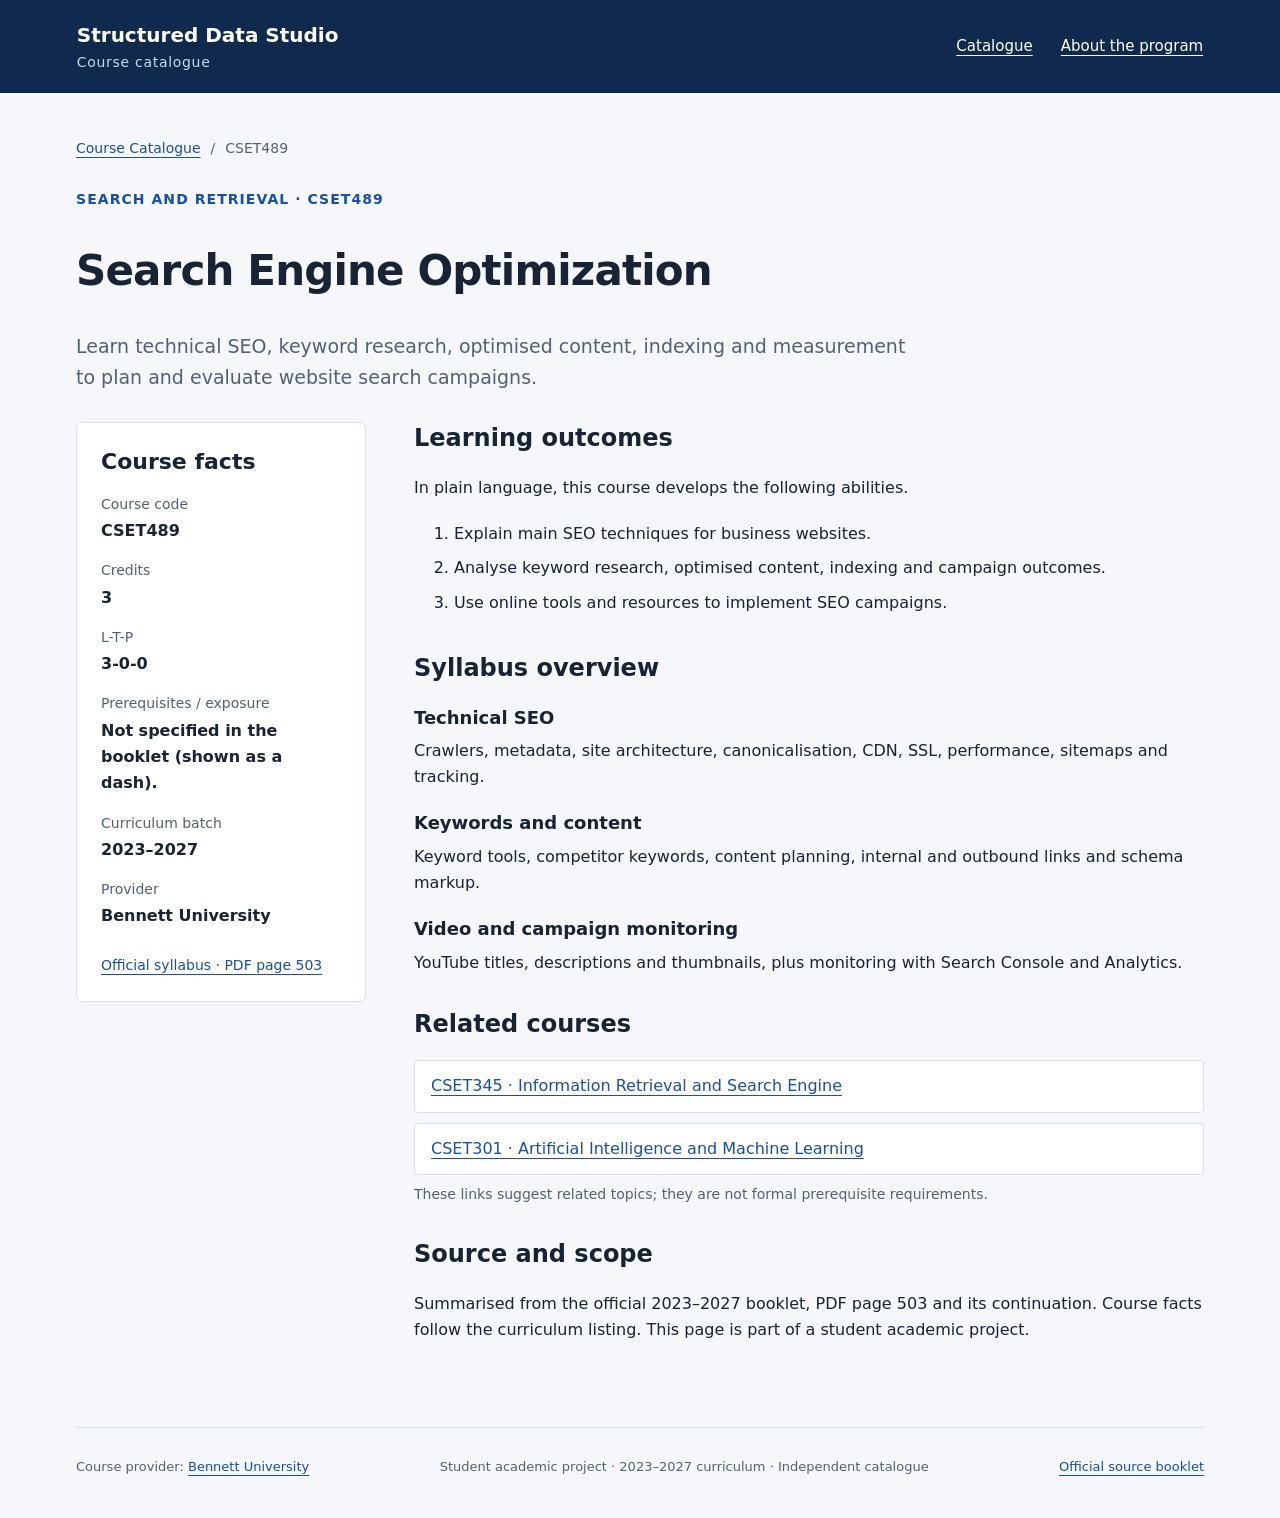
<file: courses/cset489/index.html>
<!doctype html><html lang="en"><head><meta charset="utf-8"><meta name="viewport" content="width=device-width,initial-scale=1"><title>CSET489 Search Engine Optimization Syllabus | Bennett CSE</title><meta name="description" content="CSET489: 3 credits, L-T-P 3-0-0. Read prerequisites, learning outcomes and syllabus topics from Bennett’s 2023–2027 booklet."><link rel="canonical" href="https://ayushh-aryann.github.io/structured-data-studio/courses/cset489/"><meta property="og:title" content="CSET489 Search Engine Optimization Syllabus | Bennett CSE"><meta property="og:description" content="CSET489: 3 credits, L-T-P 3-0-0. Read prerequisites, learning outcomes and syllabus topics from Bennett’s 2023–2027 booklet."><meta property="og:type" content="website"><meta property="og:url" content="https://ayushh-aryann.github.io/structured-data-studio/courses/cset489/"><link rel="stylesheet" href="../../assets/styles.css"><link rel="icon" href="../../assets/favicon.svg" type="image/svg+xml"><script type="application/ld+json">{
  "@context": "https://schema.org",
  "@graph": [
    {
      "@type": "Organization",
      "@id": "https://www.bennett.edu.in/#organization",
      "name": "Bennett University",
      "url": "https://www.bennett.edu.in/"
    },
    {
      "@type": "Course",
      "@id": "https://ayushh-aryann.github.io/structured-data-studio/courses/cset489/#course",
      "url": "https://ayushh-aryann.github.io/structured-data-studio/courses/cset489/",
      "name": "Search Engine Optimization",
      "courseCode": "CSET489",
      "description": "Learn technical SEO, keyword research, optimised content, indexing and measurement to plan and evaluate website search campaigns.",
      "numberOfCredits": 3,
      "provider": {
        "@id": "https://www.bennett.edu.in/#organization"
      },
      "teaches": [
        "Explain main SEO techniques for business websites.",
        "Analyse keyword research, optimised content, indexing and campaign outcomes.",
        "Use online tools and resources to implement SEO campaigns."
      ]
    },
    {
      "@type": "BreadcrumbList",
      "@id": "https://ayushh-aryann.github.io/structured-data-studio/courses/cset489/#breadcrumbs",
      "itemListElement": [
        {
          "@type": "ListItem",
          "position": 1,
          "name": "Course Catalogue",
          "item": "https://ayushh-aryann.github.io/structured-data-studio/"
        },
        {
          "@type": "ListItem",
          "position": 2,
          "name": "CSET489",
          "item": "https://ayushh-aryann.github.io/structured-data-studio/courses/cset489/"
        }
      ]
    }
  ]
}</script></head><body><a class="skip" href="#main">Skip to content</a><header><a class="brand" href="../../index.html">Structured Data Studio<span>Course catalogue</span></a><nav aria-label="Main navigation"><a href="../../index.html">Catalogue</a><a href="../../about/">About the program</a></nav></header><main id="main"><div class="breadcrumb"><a href="../../">Course Catalogue</a><span>/</span><span>CSET489</span></div><article><div class="course-heading"><p class="eyebrow">Search and retrieval · CSET489</p><h1>Search Engine Optimization</h1><p class="lead">Learn technical SEO, keyword research, optimised content, indexing and measurement to plan and evaluate website search campaigns.</p></div><div class="course-layout"><aside class="facts"><h2>Course facts</h2><dl><dt>Course code</dt><dd>CSET489</dd><dt>Credits</dt><dd>3</dd><dt>L-T-P</dt><dd>3-0-0</dd><dt>Prerequisites / exposure</dt><dd>Not specified in the booklet (shown as a dash).</dd><dt>Curriculum batch</dt><dd>2023–2027</dd><dt>Provider</dt><dd>Bennett University</dd></dl><a href="https://www.bennett.edu.in/wp-content/uploads/2025/03/BTech-CSE-2023-27-Booklet.pdf#page=503">Official syllabus · PDF page 503</a></aside><div class="course-content"><h2>Learning outcomes</h2><p>In plain language, this course develops the following abilities.</p><ol><li>Explain main SEO techniques for business websites.</li><li>Analyse keyword research, optimised content, indexing and campaign outcomes.</li><li>Use online tools and resources to implement SEO campaigns.</li></ol><h2>Syllabus overview</h2><section><h3>Technical SEO</h3><p>Crawlers, metadata, site architecture, canonicalisation, CDN, SSL, performance, sitemaps and tracking.</p></section><section><h3>Keywords and content</h3><p>Keyword tools, competitor keywords, content planning, internal and outbound links and schema markup.</p></section><section><h3>Video and campaign monitoring</h3><p>YouTube titles, descriptions and thumbnails, plus monitoring with Search Console and Analytics.</p></section><h2>Related courses</h2><div class="related"><a class="related-link" href="../cset345/">CSET345 · Information Retrieval and Search Engine</a><a class="related-link" href="../cset301/">CSET301 · Artificial Intelligence and Machine Learning</a></div><p class="small">These links suggest related topics; they are not formal prerequisite requirements.</p><h2>Source and scope</h2><p>Summarised from the official 2023–2027 booklet, PDF page 503 and its continuation. Course facts follow the curriculum listing. This page is part of a student academic project.</p></div></div></article></main><footer><p>Course provider: <a href="https://www.bennett.edu.in/">Bennett University</a></p><p>Student academic project · 2023–2027 curriculum · Independent catalogue</p><p><a href="https://www.bennett.edu.in/wp-content/uploads/2025/03/BTech-CSE-2023-27-Booklet.pdf">Official source booklet</a></p></footer><script src="../../assets/catalogue.js" defer></script></body></html>
</file>
<file: assets/styles.css>
:root{--ink:#182333;--muted:#536174;--blue:#174faa;--paper:#f5f7fa;--line:#d9e0e9;--gold:#f5bf45}*{box-sizing:border-box}body{margin:0;background:var(--paper);color:var(--ink);font:16px/1.65 system-ui,-apple-system,BlinkMacSystemFont,"Segoe UI",sans-serif}a{color:var(--blue);text-underline-offset:4px}a:hover{text-decoration-thickness:2px}a:focus-visible,input:focus-visible{outline:3px solid var(--blue);outline-offset:4px}header{background:#102a4d;color:#fff;display:flex;justify-content:space-between;align-items:center;padding:22px max(6vw,24px);gap:24px}.brand{font-weight:750;font-size:20px;line-height:1.3;text-decoration:none;color:white}.brand span{display:block;font-size:14px;font-weight:400;color:#c8d7ec;letter-spacing:.05em;margin-top:5px}nav{display:flex;gap:28px}nav a{color:white;font-size:15px}main{max-width:1192px;padding:44px 32px 68px;margin:auto}.intro h1{font-size:clamp(32px,4vw,48px);line-height:1.15;letter-spacing:-.025em;max-width:740px;margin:14px 0 18px}h1{font-size:clamp(30px,4vw,42px);line-height:1.2;letter-spacing:-.02em}h2{font-size:24px;line-height:1.35}h3{font-size:18px;line-height:1.4}.eyebrow{color:var(--blue);font-size:14px;font-weight:750;letter-spacing:.075em;text-transform:uppercase;margin:0}.lead{font-size:19px;line-height:1.6;max-width:850px;color:var(--muted)}.catalogue-controls{display:grid;grid-template-columns:auto minmax(180px,440px) 1fr;align-items:center;gap:16px;border-top:1px solid var(--line);padding:26px 0 20px;margin-top:32px}.catalogue-controls label{font-weight:650}.catalogue-controls input{font:inherit;width:100%;border:1px solid #9cacbf;border-radius:5px;padding:10px 14px;background:#fff}.catalogue-controls p{margin:0;text-align:right;color:var(--muted);font-size:14px}.course-grid{display:grid;grid-template-columns:repeat(3,minmax(0,1fr));gap:22px}.course-card{background:white;border:1px solid var(--line);border-top:4px solid var(--blue);border-radius:7px;padding:24px;display:flex;flex-direction:column}.course-card h2{font-size:22px;line-height:1.35;margin:20px 0 8px}.course-card h2 a{color:var(--ink);text-decoration:none}.course-card h2 a:hover{color:var(--blue);text-decoration:underline}.course-card p{color:var(--muted);margin:8px 0 22px}.card-top{display:flex;justify-content:space-between;gap:8px;align-items:flex-start}.course-code{font-family:ui-monospace,monospace;font-size:14px;font-weight:750;color:var(--blue)}.category{font-size:12px;color:var(--muted);text-align:right}.card-facts{margin:auto 0 0;padding-top:16px;border-top:1px solid var(--line);display:flex;gap:32px}.card-facts dt{font-size:13px;color:var(--muted)}.card-facts dd{margin:0;font-weight:750;font-size:18px}.source-note{background:#edf2f8;border-left:4px solid var(--gold);padding:22px 26px;margin-top:32px}.source-note h2{margin:0 0 8px;font-size:20px}.source-note p{margin:8px 0}.breadcrumb{display:flex;gap:10px;font-size:14px;color:var(--muted);margin-bottom:28px}.reading{max-width:830px;margin:auto}.reading h2{margin-top:32px}.byline,.small{font-size:14px;color:var(--muted)}.course-heading{max-width:900px;margin-bottom:30px}.course-layout{display:grid;grid-template-columns:290px minmax(0,1fr);gap:48px}.facts{background:#fff;border:1px solid var(--line);border-radius:6px;padding:24px;height:fit-content}.facts h2{margin:0 0 16px;font-size:22px}.facts dt{font-size:14px;color:var(--muted);margin-top:15px}.facts dd{margin:2px 0 0;font-weight:600}.facts a{display:block;font-size:14px;margin-top:24px}.course-content h2:first-child{margin-top:0}.course-content h2{margin-top:32px}.course-content h3{margin:20px 0 4px}.course-content p{margin:8px 0 16px}.course-content li{padding:4px 0}.related{display:grid;gap:10px}.related-link{background:#fff;border:1px solid var(--line);padding:12px 16px;border-radius:4px}footer{border-top:1px solid var(--line);max-width:1128px;margin:auto;padding:28px 0 40px;display:flex;justify-content:space-between;gap:24px;color:var(--muted);font-size:13px}footer p{margin:0}.skip{position:absolute;top:-100px;left:20px;z-index:5;background:#fff;padding:10px}.skip:focus{top:10px}[hidden]{display:none!important}@media(max-width:900px){.course-grid{grid-template-columns:repeat(2,minmax(0,1fr))}.course-layout{grid-template-columns:250px minmax(0,1fr);gap:28px}footer{padding:24px 32px;flex-wrap:wrap}}@media(max-width:600px){header{padding:18px 22px;flex-direction:column;align-items:flex-start;gap:18px}nav{gap:22px}main{padding:32px 22px 44px}.course-grid{grid-template-columns:1fr;gap:18px}.catalogue-controls{grid-template-columns:1fr;gap:9px}.catalogue-controls p{text-align:left}.course-layout{grid-template-columns:1fr;gap:30px}.course-card{padding:22px}.category{font-size:13px}.course-content h2{font-size:23px}.facts{padding:22px}footer{padding:24px 22px;display:block}footer p{margin-bottom:12px}}
</file>
